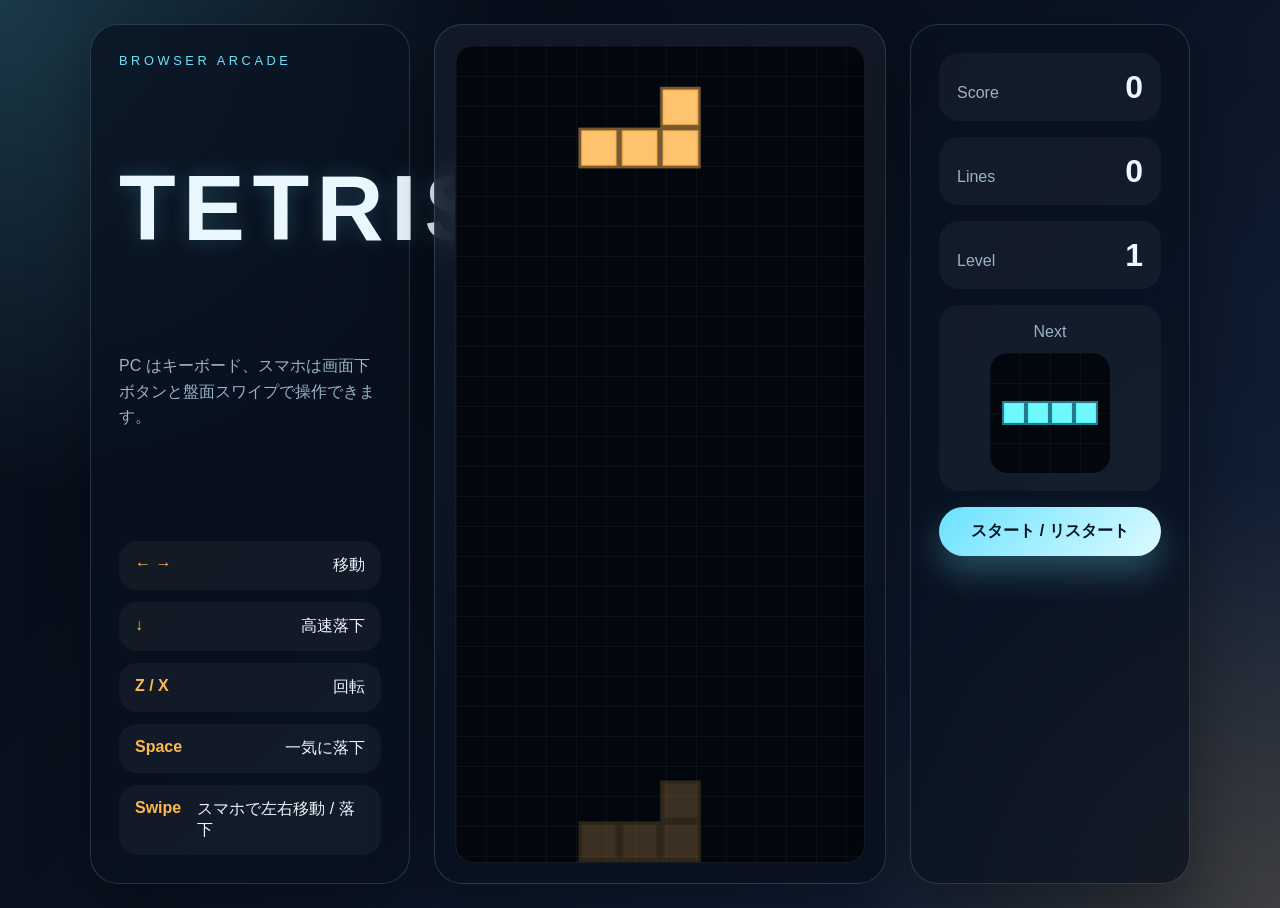
<file: index.html>
<!DOCTYPE html>
<html lang="ja">
<head>
  <meta charset="UTF-8">
  <meta name="viewport" content="width=device-width, initial-scale=1.0, maximum-scale=1.0, user-scalable=no, viewport-fit=cover">
  <meta name="theme-color" content="#09111f">
  <meta name="mobile-web-app-capable" content="yes">
  <meta name="apple-mobile-web-app-capable" content="yes">
  <meta name="apple-mobile-web-app-status-bar-style" content="black-translucent">
  <meta name="apple-mobile-web-app-title" content="Tetris">
  <title>Tetris</title>
  <link rel="manifest" href="manifest.json">
  <link rel="icon" type="image/svg+xml" href="icon.svg">
  <link rel="apple-touch-icon" href="apple-touch-icon.png">
  <link rel="stylesheet" href="style.css">
</head>
<body>
  <main class="layout">
    <section class="panel hero">
      <p class="eyebrow">Browser Arcade</p>
      <h1>TETRIS</h1>
      <p class="lede">
        PC はキーボード、スマホは画面下ボタンと盤面スワイプで操作できます。
      </p>
      <div class="controls">
        <div><span>← →</span><span>移動</span></div>
        <div><span>↓</span><span>高速落下</span></div>
        <div><span>Z / X</span><span>回転</span></div>
        <div><span>Space</span><span>一気に落下</span></div>
        <div><span>Swipe</span><span>スマホで左右移動 / 落下</span></div>
      </div>
    </section>

    <section class="board-shell">
      <canvas id="game" width="300" height="600" aria-label="テトリスのゲーム盤面"></canvas>
      <div class="overlay hidden" id="overlay">
        <p class="overlay-label" id="overlayLabel">GAME OVER</p>
        <button id="restartButton">もう一度遊ぶ</button>
      </div>
    </section>

    <aside class="panel sidebar">
      <div class="stat-card">
        <span>Score</span>
        <strong id="score">0</strong>
      </div>
      <div class="stat-card">
        <span>Lines</span>
        <strong id="lines">0</strong>
      </div>
      <div class="stat-card">
        <span>Level</span>
        <strong id="level">1</strong>
      </div>
      <div class="next-card">
        <p>Next</p>
        <canvas id="next" width="120" height="120" aria-label="次のピース"></canvas>
      </div>
      <button class="primary" id="startButton">スタート / リスタート</button>
    </aside>
  </main>

  <section class="touch-controls" aria-label="スマホ操作">
    <button class="touch-button" data-action="rotate-left" aria-label="左回転">↺</button>
    <button class="touch-button" data-action="left" aria-label="左へ移動">←</button>
    <button class="touch-button touch-button-drop" data-action="down" aria-label="下へ移動">↓</button>
    <button class="touch-button" data-action="right" aria-label="右へ移動">→</button>
    <button class="touch-button" data-action="rotate-right" aria-label="右回転">↻</button>
    <button class="touch-button touch-button-wide" data-action="hard-drop" aria-label="一気に落下">DROP</button>
  </section>

  <script src="app.js"></script>
</body>
</html>
</file>
<file: style.css>
:root {
  --bg: #09111f;
  --bg-accent: #13233d;
  --panel: rgba(9, 17, 31, 0.72);
  --panel-border: rgba(168, 227, 255, 0.18);
  --text: #ebf7ff;
  --muted: #99b4c8;
  --glow: #6ae2ff;
  --warm: #ffb84d;
  --danger: #ff6b7a;
  --safe-top: env(safe-area-inset-top, 0px);
  --safe-right: env(safe-area-inset-right, 0px);
  --safe-bottom: env(safe-area-inset-bottom, 0px);
  --safe-left: env(safe-area-inset-left, 0px);
}

* {
  box-sizing: border-box;
}

body {
  margin: 0;
  min-height: 100vh;
  min-height: 100dvh;
  display: grid;
  place-items: center;
  padding:
    max(24px, calc(var(--safe-top) + 12px))
    max(24px, calc(var(--safe-right) + 18px))
    max(24px, calc(var(--safe-bottom) + 18px))
    max(24px, calc(var(--safe-left) + 18px));
  color: var(--text);
  font-family: "Avenir Next", "Segoe UI", sans-serif;
  background:
    radial-gradient(circle at top left, rgba(106, 226, 255, 0.22), transparent 32%),
    radial-gradient(circle at bottom right, rgba(255, 184, 77, 0.18), transparent 28%),
    linear-gradient(135deg, #050914, var(--bg) 42%, var(--bg-accent));
  touch-action: manipulation;
}

.layout {
  width: min(1100px, 100%);
  display: grid;
  grid-template-columns: minmax(240px, 320px) minmax(300px, 1fr) minmax(220px, 280px);
  gap: 24px;
  align-items: stretch;
}

.panel,
.board-shell {
  border: 1px solid var(--panel-border);
  background: var(--panel);
  backdrop-filter: blur(16px);
  border-radius: 28px;
  box-shadow: 0 22px 60px rgba(0, 0, 0, 0.35);
}

.panel {
  padding: 28px;
}

.hero {
  display: flex;
  flex-direction: column;
  justify-content: space-between;
}

.eyebrow {
  margin: 0;
  letter-spacing: 0.28em;
  text-transform: uppercase;
  color: var(--glow);
  font-size: 0.8rem;
}

h1 {
  margin: 12px 0 16px;
  font: 900 clamp(3rem, 8vw, 5.8rem) / 0.9 "Avenir Next Condensed", "Arial Narrow", sans-serif;
  letter-spacing: 0.08em;
  text-shadow: 0 0 20px rgba(106, 226, 255, 0.2);
}

.lede {
  margin: 0 0 24px;
  color: var(--muted);
  line-height: 1.6;
}

.controls {
  display: grid;
  gap: 12px;
}

.controls div {
  display: flex;
  justify-content: space-between;
  gap: 16px;
  padding: 14px 16px;
  border-radius: 18px;
  background: rgba(255, 255, 255, 0.04);
}

.controls span:first-child {
  color: var(--warm);
  font-weight: 700;
}

.board-shell {
  position: relative;
  display: grid;
  place-items: center;
  padding: 20px;
  background:
    linear-gradient(180deg, rgba(255, 255, 255, 0.04), transparent),
    rgba(9, 17, 31, 0.86);
}

#game,
#next {
  display: block;
  background:
    linear-gradient(rgba(255, 255, 255, 0.04) 1px, transparent 1px),
    linear-gradient(90deg, rgba(255, 255, 255, 0.04) 1px, transparent 1px),
    #02060d;
  background-size: 30px 30px;
  border-radius: 18px;
}

#game {
  width: min(100%, 420px);
  height: auto;
  border: 1px solid rgba(255, 255, 255, 0.08);
  touch-action: none;
}

.overlay {
  position: absolute;
  inset: 20px;
  display: grid;
  place-items: center;
  gap: 16px;
  text-align: center;
  background: rgba(2, 6, 13, 0.72);
  border-radius: 28px;
}

.overlay.hidden {
  display: none;
}

.overlay-label {
  margin: 0;
  font: 700 clamp(1.8rem, 5vw, 2.8rem) / 1 "Avenir Next Condensed", "Arial Narrow", sans-serif;
  color: var(--danger);
}

.sidebar {
  display: flex;
  flex-direction: column;
  gap: 16px;
}

.stat-card,
.next-card {
  padding: 18px;
  border-radius: 20px;
  background: rgba(255, 255, 255, 0.04);
}

.stat-card {
  display: flex;
  align-items: baseline;
  justify-content: space-between;
}

.stat-card span,
.next-card p {
  margin: 0;
  color: var(--muted);
}

.stat-card strong {
  font: 700 2rem/1 "Avenir Next Condensed", "Arial Narrow", sans-serif;
}

.next-card {
  display: grid;
  gap: 12px;
  justify-items: center;
}

button {
  border: 0;
  cursor: pointer;
  font: inherit;
}

.primary,
#restartButton {
  padding: 14px 18px;
  border-radius: 999px;
  color: #04111f;
  font-weight: 700;
  background: linear-gradient(135deg, var(--glow), #ddfbff);
  box-shadow: 0 16px 32px rgba(106, 226, 255, 0.28);
}

.primary:hover,
#restartButton:hover {
  transform: translateY(-1px);
}

.touch-controls {
  width: min(1100px, 100%);
  margin-top: 18px;
  display: none;
  grid-template-columns: repeat(5, minmax(0, 1fr));
  gap: 12px;
  padding-bottom: max(0px, calc(var(--safe-bottom) - 6px));
}

.touch-button {
  min-height: 58px;
  border-radius: 20px;
  color: var(--text);
  font-size: 1.4rem;
  font-weight: 700;
  background: rgba(255, 255, 255, 0.08);
  border: 1px solid rgba(255, 255, 255, 0.08);
  box-shadow: 0 10px 24px rgba(0, 0, 0, 0.24);
  -webkit-tap-highlight-color: transparent;
}

.touch-button-drop {
  color: var(--warm);
}

.touch-button-wide {
  grid-column: 1 / -1;
  min-height: 54px;
  letter-spacing: 0.12em;
}

@media (max-width: 920px) {
  .layout {
    grid-template-columns: 1fr;
  }

  .hero {
    order: 2;
  }

  .sidebar {
    order: 3;
  }

  body {
    padding:
      max(18px, calc(var(--safe-top) + 10px))
      max(18px, calc(var(--safe-right) + 14px))
      max(24px, calc(var(--safe-bottom) + 12px))
      max(18px, calc(var(--safe-left) + 14px));
  }

  .touch-controls {
    display: grid;
  }
}

@media (max-width: 520px) {
  .layout {
    gap: 16px;
  }

  .panel,
  .board-shell {
    border-radius: 22px;
  }

  .panel {
    padding: 20px;
  }

  .controls div {
    padding: 12px 14px;
  }

  .touch-controls {
    gap: 10px;
  }

  .touch-button {
    min-height: 54px;
    border-radius: 16px;
  }
}

@media (display-mode: standalone) {
  body {
    place-items: stretch center;
  }

  .layout {
    margin-top: max(0px, calc(var(--safe-top) * 0.35));
  }

  .touch-controls {
    margin-top: 14px;
  }
}

/* Game gestures must never trigger Safari double-tap zoom or selection. */
html, body { touch-action: manipulation; }
button, canvas {
  touch-action: none;
  -webkit-user-select: none;
  user-select: none;
  -webkit-touch-callout: none;
}
button:active { filter: brightness(1.25); }
button:focus-visible { outline: 3px solid var(--warm); outline-offset: 3px; }

/* Keep the board, score and touch controls together on phones and tablets. */
@media (max-width: 920px), (pointer: coarse) {
  body { display: flex; flex-direction: column; justify-content: center; gap: 10px;
    padding: max(8px, var(--safe-top)) max(12px, var(--safe-right)) max(8px, var(--safe-bottom)) max(12px, var(--safe-left)); }
  .layout { width: min(540px, 100%); grid-template-columns: minmax(0, 1fr) 100px; gap: 10px; }
  .hero { display: none; }
  .board-shell { padding: 8px; border-radius: 18px; }
  #game { width: auto; max-width: 100%; height: auto;
    max-height: calc(100svh - 180px - var(--safe-top) - var(--safe-bottom)); aspect-ratio: 1 / 2; border-radius: 8px; }
  .sidebar { order: initial; padding: 10px; gap: 10px; border-radius: 18px; }
  .stat-card, .next-card { padding: 8px; border-radius: 10px; }
  .stat-card { flex-direction: column; gap: 6px; }
  .stat-card span, .next-card p { font-size: 12px; }
  .stat-card strong { font-size: 24px; overflow-wrap: anywhere; }
  #next { width: 64px; height: 64px; }
  .primary { padding: 12px 6px; border-radius: 12px; font-size: 12px; margin-top: auto; }
  .overlay { inset: 8px; border-radius: 12px; }
  .overlay-label { font-size: 24px; }
  #restartButton { padding: 12px; font-size: 14px; }
  .touch-controls { display: grid; width: min(540px, 100%); gap: 8px; margin-top: 0; padding: 0; }
  .touch-button, .touch-button-wide { min-height: 50px; border-radius: 14px; }
}
@media (max-height: 500px) and (orientation: landscape) and (pointer: coarse) {
  body { flex-direction: row; }
  .layout { width: min(440px, 70%); }
  #game { max-height: calc(100svh - 36px - var(--safe-top) - var(--safe-bottom)); }
  .sidebar { gap: 4px; padding: 6px; }
  .stat-card { flex-direction: row; padding: 5px; }
  .next-card { padding: 3px; gap: 0; }
  #next { width: 44px; height: 44px; }
  .touch-controls { width: 150px; grid-template-columns: repeat(2, 1fr); }
}
</file>
